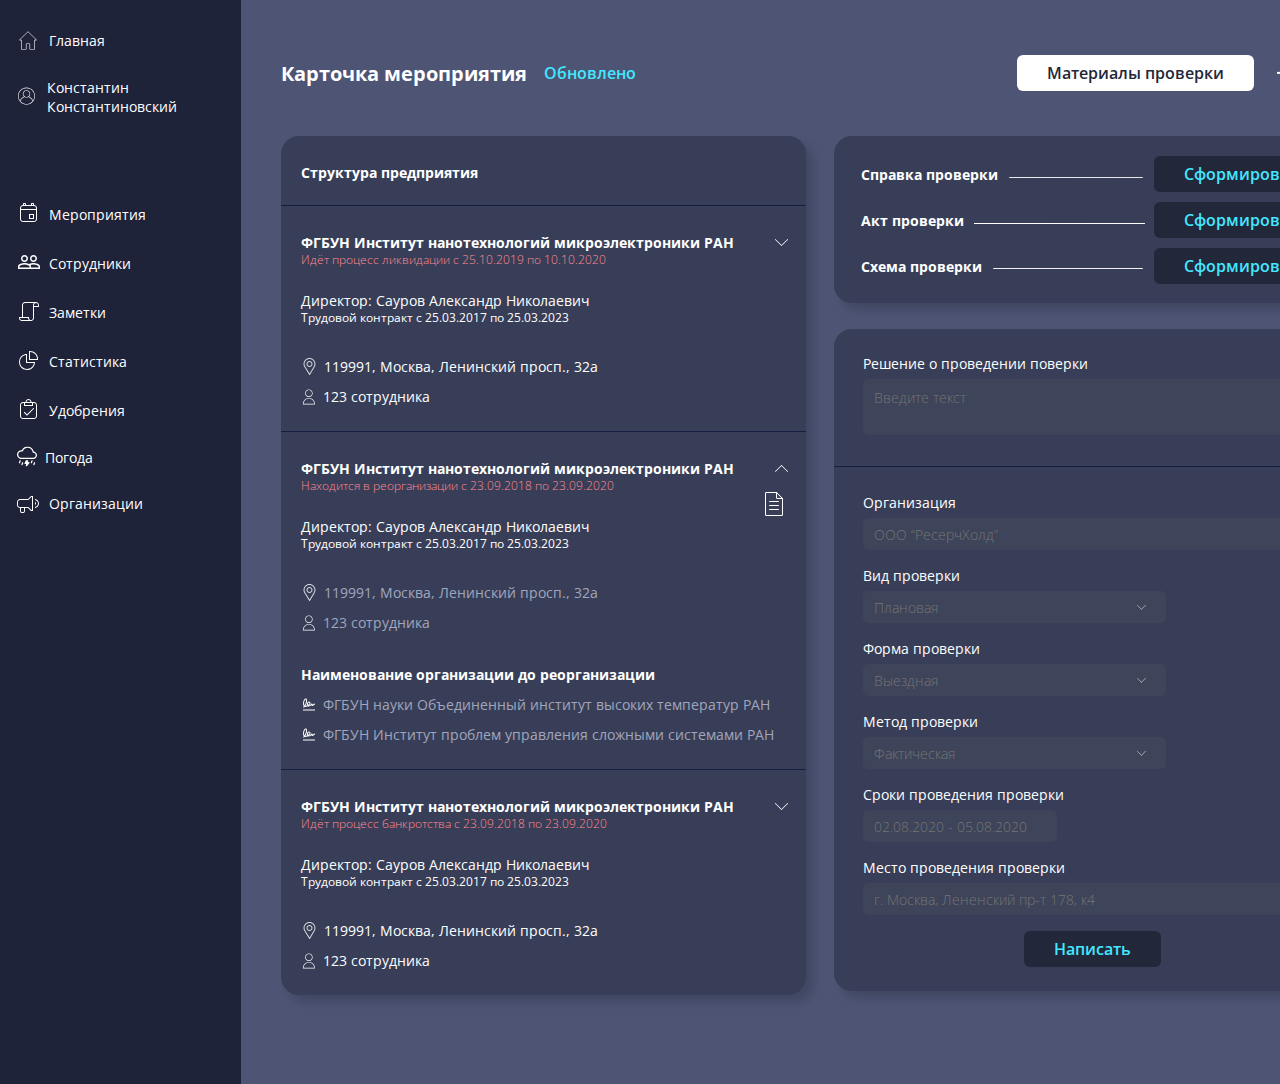
<file: structur.html>
<!DOCTYPE html>
<html lang="en">

<head>
    <meta charset="UTF-8">
    <meta http-equiv="X-UA-Compatible" content="IE=edge">
    <meta name="viewport" content="width=device-width, initial-scale=1.0">
    <title>Document</title>

    <link rel="stylesheet" href="./css/style.css">
</head>

<body>


    <div class="container">

        <div class="contaivas">
            <div class="menu">
                <div class="menu__body">
                    <div class="menu__nav">
                        <ul>
                            <li class="menu__item-dom menu__header-dom"><a href="index.html"><img class="menu__icon-dom"
                                        src="./img/card/домstructur.svg" alt="">
                                    <p class="menu__desc_domstruc">Главная</p>
                                </a></li>
                            <li class="menu__item menu__header-kons">
                                <a href="">
                                    <img class="menu__icon-kons" src="./img/menu/user.svg" alt="">
                                    <p class="menu__desc-cons">Константин <br> Константиновский</p>
                                </a>
                            </li>


                            <li class="menu__item menu__item-lef"><a href=""><img class="menu__icon"
                                        src="./img/menu/mdi-light_calendar3.svg" alt="">
                                    <p class="menu__item-decs">Мероприятия</p>
                                </a></li>
                            <li class="menu__item menu__item-lef"><a href=""><img class="menu__icon"
                                        src="./img/menu/ic_baseline-people-outline4.svg" alt="">
                                    <p class="menu__item-decs">Сотрудники</p>
                                </a></li>
                            <li class="menu__item menu__item-lef"><a href=""><img class="menu__icon"
                                        src="./img/menu/mdi-light_script5.svg" alt="">
                                    <p class="menu__item-decs">Заметки</p>
                                </a>
                            </li>
                            <li class="menu__item menu__item-lef"><a href=""><img class="menu__icon"
                                        src="./img/menu/mdi-light_chart-pie6.svg" alt="">
                                    <p class="menu__item-decs">Статистика</p>
                                </a></li>
                            <li class="menu__item menu__item-lef"><a href=""><img class="menu__icon"
                                        src="./img/menu/mdi-light_clipboard-check7.svg" alt="">
                                    <p class="menu__item-decs">Удобрения</p>
                                </a></li>
                            <li class="menu__item menu__item-lef"><a href=""><img class="menu__icon"
                                        src="./img/menu/bi_cloud-lightning-rain8.svg" alt="">
                                    <p class="menu__item-dec">Погода</p>
                                </a></li>
                            <li class="menu__item menu__item-lef"><a href="./company.html"><img class="menu__icon"
                                        src="./img/menu/mdi-light_bullhorn9.svg" alt="">
                                    <p class="menu__item-dec">Организации</p>
                                </a></li>
                        </ul>

                    </div>

                </div>
            </div>

            <main class="info">
                <div class="info__body">
                    <div class=" info__header-structur">
                        <div class="info__obnov ">
                            <h2 class="info__headerIP  info__headerIP-structur">Карточка мероприятия</h2>
                            <p>Обновлено</p>
                        </div>


                        <div class="info__headerIcon info__headerIcon-structur">
                            <button class="info__headerIcon-btn">Материалы проверки</button>
                            <img class="info__plus" src="./img/header/добавление.png" alt="">
                            <img src="./img/header/настройки.svg" alt="">

                        </div>

                    </div>

                    <div class="company">
                        <div class="compamy__body">
                            <div class="company__structur">
                                <div class="company__structur-head">Структура предприятия</div>
                                <hr>
                                <div class="company__structur-licvid">
                                    <div class="licvid__title">
                                        <h2>ФГБУН Институт нанотехнологий микроэлектроники РАН</h2>
                                        <img src="./img/structur/Галочка назад.svg" alt="">
                                    </div>
                                    <div class="licvid__subtitle">Идёт процесс ликвидации с 25.10.2019 по 10.10.2020
                                    </div>
                                    <div class="company__direct">Директор: Сауров Александр Николаевич</div>
                                    <div class="company__structur-trud">Трудовой контракт с 25.03.2017 по 25.03.2023
                                    </div>
                                    <div class="company__structur-lockac">
                                        <img class="structur__imgright" src="./img/structur/placeholder (5) 1.svg"
                                            alt="">
                                        <p>119991, Москва, Ленинский просп., 32а</p>
                                    </div>
                                    <div class="company__structur-sotrud">
                                        <img class="structur__imgright" src="./img/structur/profile 1.svg" alt="">
                                        <p>123 сотрудника</p>

                                    </div>

                                </div>
                                <hr>
                                <div class="company__structur-reorg">
                                    <div class="licvid__title">
                                        <h2>ФГБУН Институт нанотехнологий микроэлектроники РАН</h2>
                                        <img class="transforf__vector" src="./img/structur/Галочка назад.svg" alt="">
                                    </div>
                                    <div class="licvid__subtitle">Находится в реорганизации с 23.09.2018 по 23.09.2020
                                        <img class="document__reorg" src="./img/structur/file (2) 2.svg" alt="">
                                    </div>
                                    <div class="company__direct">Директор: Сауров Александр Николаевич</div>
                                    <div class="company__structur-trud">Трудовой контракт с 25.03.2017 по 25.03.2023
                                    </div>
                                    <div class="company__structur-lockac">
                                        <img class="structur__imgright" src="./img/structur/placeholder (5) 1.svg"
                                            alt="">
                                        <p>119991, Москва, Ленинский просп., 32а</p>
                                    </div>
                                    <div class="company__structur-sotrud">
                                        <img class="structur__imgright" src="./img/structur/profile 1.svg" alt="">
                                        <p>123 сотрудника</p>

                                    </div>

                                    <div class="comapny__namedoreor">Наименование организации до реорганизации</div>
                                    <div class="company__structur-reo">
                                        <img class="structur__imgright" src="./img/structur/la_signature.svg" alt="">
                                        <p>ФГБУН науки Объединенный институт высоких температур РАН</p>

                                    </div>
                                    <div class="company__structur-reo">
                                        <img class="structur__imgright" src="./img/structur/la_signature.svg" alt="">
                                        <p>ФГБУН Институт проблем управления сложными системами РАН</p>

                                    </div>
                                </div>
                                <hr class="tophr">
                                <div class="company__structur-bank">
                                    <div class="licvid__title">
                                        <h2>ФГБУН Институт нанотехнологий микроэлектроники РАН</h2>
                                        <img src="./img/structur/Галочка назад.svg" alt="">
                                    </div>
                                    <div class="licvid__subtitle">Идёт процесс банкротства с 23.09.2018 по 23.09.2020
                                    </div>
                                    <div class="company__direct">Директор: Сауров Александр Николаевич</div>
                                    <div class="company__structur-trud">Трудовой контракт с 25.03.2017 по 25.03.2023
                                    </div>
                                    <div class="company__structur-lockac">
                                        <img class="structur__imgright" src="./img/structur/placeholder (5) 1.svg"
                                            alt="">
                                        <p>119991, Москва, Ленинский просп., 32а</p>
                                    </div>
                                    <div class="company__structur-sotrud">
                                        <img class="structur__imgright" src="./img/structur/profile 1.svg" alt="">
                                        <p>123 сотрудника</p>

                                    </div>
                                </div>
                            </div>
                            <div class="company__spravForm">
                                <div class="company__checks">
                                    <div class="company__checks__form">
                                        <p>Справка проверки</p>
                                        <img class="company__checks__linetop" src="./img/structur/Line 980.svg" alt="">
                                        <button class="company__checks-btn">Сформировать</button>
                                    </div>
                                    <div class="company__checks__form">
                                        <p>Акт проверки</p>
                                        <img class="company__checks__line" src="./img/structur/Line 980.svg" alt="">
                                        <button class="company__checks-btn">Сформировать</button>

                                    </div>
                                    <div class="company__checks__form">
                                        <p>Схема проверки</p>
                                        <img class="company__checks__linebot" src="./img/structur/Line 980.svg" alt="">
                                        <button class="company__checks-btn">Сформировать</button>
                                    </div>
                                </div>

                                <div class="search__form">
                                    <div class="serch__form-head">
                                        <p>Решение о проведении поверки</p>
                                        <input class="input__heght-header input__width-search padding__bot-seadrch"
                                            type="text" placeholder="Введите текст">
                                    </div>
                                    <hr class="search__form_marg">
                                    <div class="search__organ">
                                        <div class="serch__form-company">
                                            <p>Организация</p>
                                            <input class="input__heght input__width-search" type="text"
                                                placeholder="ООО “РесерчХолд”">
                                        </div>
                                        <div class="serch__form-vid">
                                            <p>Вид проверки</p>
                                            <img class="vector__sarch-form" src="./img/structur/Group 177.svg" alt="">
                                            <input class="input__heght input__width" type="text" placeholder="Плановая">
                                        </div>

                                        <div class="serch__form-metod">
                                            <p>Форма проверки</p>
                                            <img class="vector__sarch-form" src="./img/structur/Group 177.svg" alt="">
                                            <input class="input__heght input__width" type="text" placeholder="Выездная">
                                        </div>
                                        <div class="serch__form-srok">
                                            <p>Метод проверки</p>
                                            <img class="vector__sarch-form" src="./img/structur/Group 177.svg" alt="">
                                            <input class="input__heght input__width" type="text"
                                                placeholder="Фактическая">
                                        </div>
                                        <div class="serch__form-mesto">
                                            <p>Сроки проведения проверки</p>
                                            <input class="input__heght input__width-fo" type="text"
                                                placeholder="02.08.2020 - 05.08.2020 ">
                                        </div>
                                        <div class="serch__form-prover">
                                            <p>Место проведения проверки</p>
                                            <input class="input__heght input__width-search" type="text"
                                                placeholder="г. Москва, Лененский пр-т 178, к4">
                                        </div>
                                    </div>
                                    <button class="search__btn">Написать</button>
                                </div>
                            </div>

                        </div>
                    </div>



                </div>
            </main>

        </div>

    </div>








</body>

</html>
</file>
<file: css/style.css>
@charset "UTF-8";
@import url("https://fonts.googleapis.com/css2?family=Lato:ital,wght@0,100;0,300;0,400;0,700;0,900;1,100;1,300;1,400;1,700;1,900&family=Open+Sans:wght@300;400;600;700&family=Roboto+Condensed:ital,wght@0,300;0,400;0,700;1,300;1,400;1,700&family=Rubik:wght@300&display=swap");
@import url(structur.css);
@import url(company.css);
*,
*::after,
*::before {
  margin: 0;
  padding: 0;
  border: none;
  box-sizing: border-box;
}

a,
a:visited {
  color: inherit;
  text-decoration: none;
}

a:hover {
  color: inherit;
  text-decoration: none;
}

a:focus,
a:active {
  outline: none;
}

h1,
h2,
h3,
h4,
h5,
h6,
p {
  font-size: inherit;
  font-weight: inherit;
  line-height: inherit;
}

ul {
  list-style: none;
}

img,
svg {
  vertical-align: top;
  height: auto;
}

input,
textarea,
button,
select {
  font-family: inherit;
  font-size: inherit;
}

input::-ms-clear {
  display: none;
}

button,
input[type=submit] {
  display: inline-block;
  box-shadow: none;
  background-color: transparent;
  background-color: none;
  cursor: pointer;
}

input:focus,
input:active,
button:focus,
button:active {
  outline: none;
}

button::-moz-focus-inner {
  padding: 0;
  border: 0;
}

label {
  cursor: pointer;
}

.none {
  display: none !important;
}

.visually-hidden {
  position: absolute;
  opacity: 0;
  visibility: hidden;
  width: 0px;
  height: 0px;
  display: block;
  margin-left: -10000px;
  background: transparent;
  font-size: 0;
}

.container {
  margin: 0 auto;
  max-width: 1440px;
}

.menu__body {
  background-color: #1F2339;
}

body {
  font-family: "Open Sans", sans-serif;
  font-size: 14px;
  color: #FFFFFF;
}

.menu__body {
  width: 241px;
  height: 100%;
}

.menu__item a {
  width: 221px;
  display: flex;
  font-style: normal;
  font-weight: 400;
  line-height: 19px;
}

.menu__item {
  padding: 9px 0px 12px 6px;
}

.menu__item:hover {
  background-color: #43E8FF;
  width: 221px;
  border-radius: 10px;
  color: #1F2339;
}

.menu__item:focus {
  background-color: #43E8FF;
  width: 221px;
  border-radius: 10px;
  color: #1F2339;
}

.menu__item-lef {
  margin-left: 11px;
  margin-bottom: 4px;
}

.menu__header-dom {
  margin-left: 19px;
  padding-top: 31px;
  margin-bottom: 17px;
  color: #43E8FF;
}

.menu__header-kons {
  margin-left: 12px;
  margin-bottom: 64px;
}

.menu__icon-dom {
  margin-right: 12px;
}

.menu__icon-kons {
  margin-right: 12px;
}

.menu__item-decs {
  padding-top: 4px;
}

.menu__item-dec {
  padding-top: 2px;
}

.menu__icon {
  margin-right: 8px;
}

.menu__desc-cons {
  padding-top: 2px;
}

.menu__desc_dom {
  padding-top: 2px;
}

.menu__item-dom a {
  color: #43E8FF;
  display: flex;
  font-style: normal;
  font-weight: 400;
  line-height: 19px;
}

.contaivas {
  display: flex;
}

.info {
  background-color: #4D5474;
}

.info__header {
  margin: 55px 0px 49px 0px;
  align-items: center;
  display: flex;
  justify-content: space-between;
}

.info__headerIP {
  font-style: normal;
  font-weight: 700;
  font-size: 20px;
  line-height: 27px;
}

.info__body {
  margin-left: 40px;
  margin-right: 79px;
}

.info__plus {
  margin-right: 16px;
  padding-top: 4px;
}

.info__headerIcon img {
  cursor: pointer;
}

.grid {
  display: grid;
  grid-template-columns: repeat(3, 1fr);
  grid-gap: 31px;
}

.span-col-2 {
  grid-column: span 2/auto;
}

.info__cardTop {
  display: grid;
  grid-template-columns: repeat(3, 1fr);
  grid-template-rows: repeat(2, 230px);
  grid-column-gap: 31px;
  grid-row-gap: 31px;
  font-style: normal;
  font-weight: 700;
  font-size: 16px;
  line-height: 26px;
}

.info__card {
  background-color: #383E57;
  box-shadow: 7px 7px 8px rgba(0, 0, 0, 0.15);
  border-radius: 18px;
  background-repeat: no-repeat;
  padding-top: 20px;
  padding-left: 20px;
}

.info__pola {
  background-image: url(../img/card/Group.svg);
  background-position: 84% 57%;
  grid-area: 1/1/2/2;
}

.info__pola-statictic {
  background-image: url(../img/card/карта\ РФ.svg);
  background-position: 63% 67%;
  grid-area: 1/2/2/3;
}

.info___static-sibtitle {
  font-style: normal;
  font-weight: 400;
  font-size: 14px;
  line-height: 28px;
}

.info__weather-datWeath {
  display: flex;
}

.info__weather-date {
  font-style: normal;
  font-weight: 400;
  font-size: 14px;
  line-height: 19px;
  padding-top: 54px;
}

.info__weat-tempnum {
  font-style: normal;
  font-weight: 300;
  font-size: 80px;
  line-height: 109px;
  letter-spacing: -0.05em;
}

.info__weat-temcel {
  font-style: normal;
  font-weight: 300;
  font-size: 36px;
  line-height: 49px;
  padding-top: 28px;
  padding-left: 7px;
}

.info__weather-temp {
  display: flex;
  padding-left: 38px;
}

.dopinfo__weater {
  padding-top: 12px;
  font-style: normal;
  font-weight: 400;
  font-size: 14px;
  line-height: 19px;
  display: flex;
  color: #A1A6BE;
}

.dopinfo__weatersol {
  padding-left: 68px;
}

.dopinfo__weatersem-ms {
  padding-top: 7px;
}

.dopinfo__weatersol-osadki {
  padding-top: 7px;
}

.info__weather {
  grid-area: 1/3/2/4;
}

.reports__info {
  background-image: url(../img/card/таблица.png);
  background-position: 2.5% 86%;
}

.reports__info-dan {
  display: flex;
  justify-content: space-between;
}

.reports__info-table {
  display: flex;
}

.reports__info-list li {
  padding-top: 20px;
  font-style: normal;
  font-weight: 400;
  font-size: 14px;
  line-height: 19px;
  margin-right: 40px;
}

.reports__info-limarg {
  margin-left: 10px;
}

.reports__info-img {
  margin: -26px 46px 0px 0px;
}

.reports__info {
  grid-area: 2/1/3/3;
}

.info__employe {
  background-color: #383E57;
  box-shadow: 7px 7px 8px rgba(0, 0, 0, 0.15);
  border-radius: 18px;
  background-repeat: no-repeat;
  padding-top: 20px;
  padding-left: 17px;
  grid-area: 2/3/3/4;
}

.info__employe-title {
  padding-bottom: 23px;
}

.info__employe-card {
  display: flex;
  padding-bottom: 11px;
  justify-content: space-between;
}

.info__employe-famil {
  font-weight: 400;
  font-size: 14px;
  line-height: 19px;
}

.info__employe-post {
  font-weight: 400;
  font-size: 14px;
  line-height: 19px;
  color: #A1A6BE;
}

.info__employe-contac {
  display: flex;
}

.info__employe-phone {
  width: 16px;
  height: 16px;
}

.info__employe-email {
  width: 18px;
  height: 13px;
  margin-right: 20px;
  margin-left: 21px;
  margin-top: 3px;
}

.info__employe-btn {
  color: #43E8FF;
  font-weight: 600;
  font-size: 14px;
  line-height: 19px;
  margin-top: 22px;
}

.infocard__bot {
  margin-bottom: 68px;
  display: grid;
  grid-template-columns: 525px 1fr;
  grid-template-rows: 270px;
  grid-column-gap: 31px;
  grid-row-gap: 31px;
  margin-top: 31px;
}

.info__cao {
  background-image: url(../img/card/круговая\ диаграмма.svg);
  background-position: 77.5% 70%;
  grid-area: 1/1/2/2;
}

.info__cao-head {
  align-items: center;
  display: flex;
  justify-content: space-between;
}

.info__cao-title {
  font-style: normal;
  font-weight: 700;
  font-size: 16px;
  line-height: 22px;
}

.info__cao-pogod {
  width: 67px;
  cursor: pointer;
}

.info__cao-god {
  display: flex;
  font-style: normal;
  font-weight: 600;
  font-size: 14px;
  line-height: 19px;
  color: #43E8FF;
}

.info__cao-god img {
  margin-left: 5px;
  margin-right: 27px;
}

.info__cao-subtitle p {
  font-weight: 400;
  font-size: 14px;
  line-height: 19px;
  color: #A1A6BE;
  margin-left: 34px;
}

.info__cao-sub {
  display: flex;
  margin-top: 25px;
  margin-bottom: 7px;
}

.info__cao-subto {
  display: flex;
  margin-top: 24px;
  margin-bottom: 7px;
}

.info__cao-ractangle {
  width: 14px;
  height: 14px;
  margin-right: 20px;
}

.info__cao-harv {
  font-style: normal;
  font-weight: 700;
  font-size: 14px;
  line-height: 19px;
}

.techniq__info {
  grid-area: 1/2/2/3;
}

.techniq__info {
  display: flex;
  width: 525px;
  background-position: 96% 0%;
  background-image: url(../img/card/Group\ 226.png);
}

.techniq__inf-head {
  position: relative;
  font-style: normal;
  font-weight: 700;
  font-size: 16px;
  line-height: 22px;
  display: flex;
  justify-content: space-between;
}

.techniq__inf-headimg {
  position: absolute;
  right: -34px;
  top: 5px;
}

.info__techniq-hadesc {
  margin-top: 10px;
}

.techniq__info-magni {
  padding-top: 2px;
  margin: 19px 0px;
  font-style: normal;
  font-weight: 400;
  font-size: 14px;
  line-height: 19px;
}

.info__techniq-subtitle p {
  font-style: normal;
  font-weight: 400;
  font-size: 14px;
  line-height: 19px;
  color: #A1A6BE;
  margin-left: 35px;
}

.info__techniq-subto {
  display: flex;
}

.info__techniq-subto img {
  width: 14px;
  height: 14px;
  margin-right: 20px;
}

.info__techniq-harv {
  font-style: normal;
  font-weight: 700;
  font-size: 14px;
  line-height: 19px;
}

.techniq__info-btn {
  font-style: normal;
  font-weight: 600;
  font-size: 14px;
  line-height: 19px;
  color: #43E8FF;
  margin-top: 35px;
}

.techniq__info-grafi img {
  height: 239px;
  padding: 25px 0px 0px 10px;
}/*# sourceMappingURL=style.css.map */
</file>
